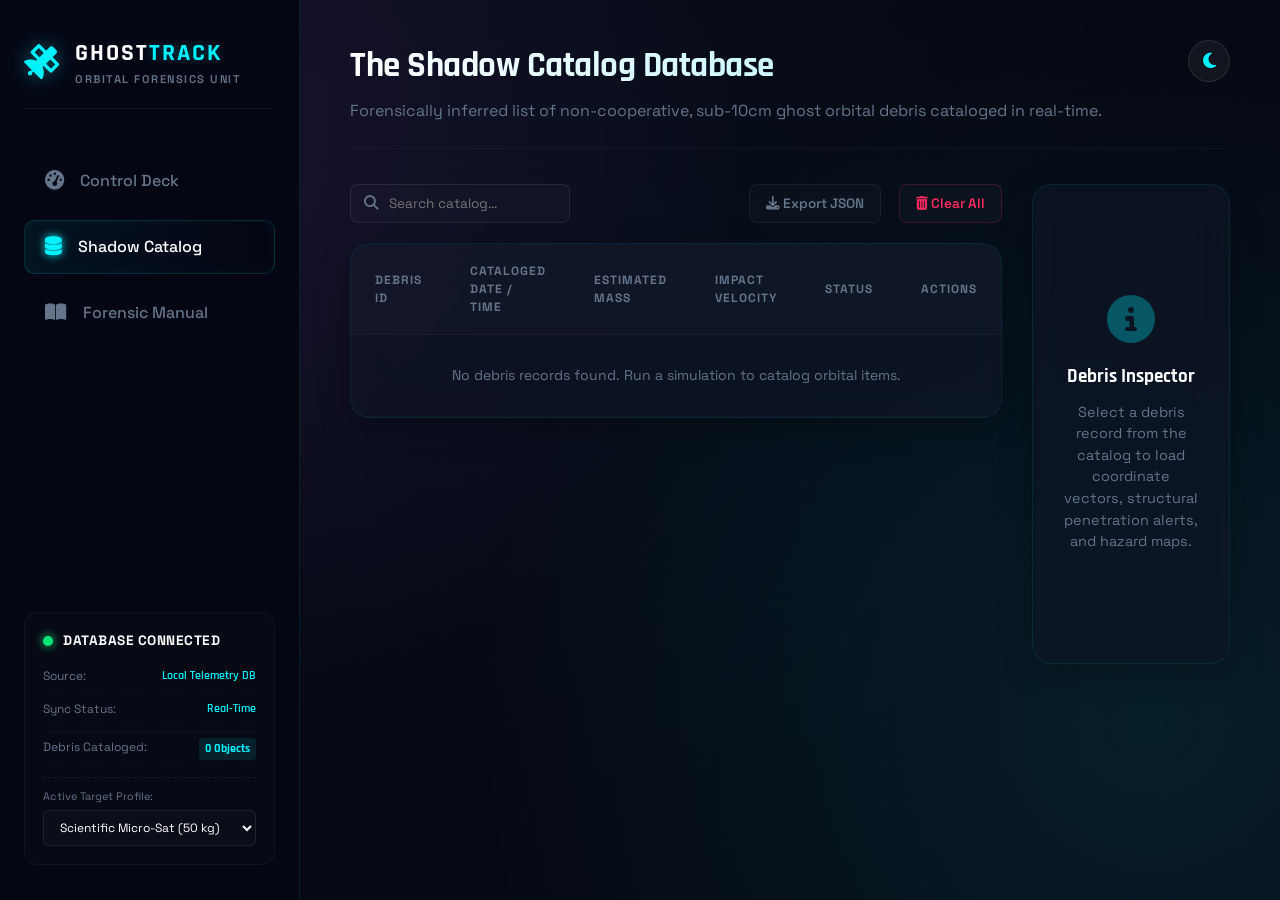
<file: frontend/catalog.html>
<!DOCTYPE html>
<html lang="en">
<head>
    <meta charset="UTF-8">
    <meta name="viewport" content="width=device-width, initial-scale=1.0">
    <title>GhostTrack // Shadow Catalog Database</title>
    <!-- Google Fonts -->
    <link rel="preconnect" href="https://fonts.googleapis.com">
    <link rel="preconnect" href="https://fonts.gstatic.com" crossorigin>
    <link href="https://fonts.googleapis.com/css2?family=Rajdhani:wght@500;600;700;900&family=Space+Grotesk:wght@300;400;500;600;700&display=swap" rel="stylesheet">
    <!-- FontAwesome Icons -->
    <link rel="stylesheet" href="https://cdnjs.cloudflare.com/ajax/libs/font-awesome/6.4.0/css/all.min.css">
    <!-- Custom Styles -->
    <link rel="stylesheet" href="style.css">
</head>
<body>
    <div class="app-container">
        <!-- Sidebar Navigation -->
        <aside class="sidebar">
            <div class="brand">
                <i class="fa-solid fa-satellite brand-icon"></i>
                <div class="brand-text">
                    <h1>GHOST<span>TRACK</span></h1>
                    <p>Orbital Forensics Unit</p>
                </div>
            </div>
            
            <nav class="nav-menu">
                <a href="index.html" class="nav-item" id="nav-dash"><i class="fa-solid fa-gauge-high"></i> Control Deck</a>
                <a href="catalog.html" class="nav-item active" id="nav-catalog"><i class="fa-solid fa-database"></i> Shadow Catalog</a>
                <a href="manual.html" class="nav-item" id="nav-manual"><i class="fa-solid fa-book-open"></i> Forensic Manual</a>
            </nav>
            
            <!-- Side Panel Status Indicators -->
            <div class="system-status-card">
                <div class="status-indicator">
                    <span class="pulse-dot"></span>
                    <span class="status-label">Database Connected</span>
                </div>
                <div class="meta-row">
                    <span class="meta-label">Source:</span>
                    <span class="meta-val">Local Telemetry DB</span>
                </div>
                <div class="meta-row">
                    <span class="meta-label">Sync Status:</span>
                    <span class="meta-val">Real-Time</span>
                </div>
                <div class="meta-row" style="margin-top: 6px; padding-top: 6px; border-top: 1px solid rgba(255,255,255,0.03);">
                    <span class="meta-label">Debris Cataloged:</span>
                    <span class="meta-val" id="debris-counter" style="background: rgba(0, 242, 254, 0.1); padding: 2px 6px; border-radius: 4px; color: var(--color-primary); font-weight: 700; transition: all 0.3s; font-family: var(--font-display);">0 Objects</span>
                </div>
                <div class="meta-row" style="flex-direction: column; align-items: stretch; gap: 6px; padding-top: 10px; margin-top: 10px; border-top: 1px dashed rgba(255,255,255,0.08);">
                    <span class="meta-label" style="font-size: 0.68rem;">Active Target Profile:</span>
                    <select id="sat-profile-select" onchange="changeSatelliteProfile()" class="theme-select" style="background: rgba(255,255,255,0.02); border: 1px solid rgba(255,255,255,0.08); color: var(--color-text-light); padding: 8px 12px; border-radius: 6px; font-family: var(--font-sans); font-size: 0.75rem; outline: none; cursor: pointer; transition: all 0.3s;">
                        <option value="micro_sat">Scientific Micro-Sat (50 kg)</option>
                        <option value="iss">Space Station (450 Tons)</option>
                        <option value="comms_sat">Communications Sat (2 Tons)</option>
                        <option value="cube_sat">CubeSat (4 kg)</option>
                    </select>
                </div>
            </div>
        </aside>

        <!-- Main Workspace -->
        <main class="main-content">
            <!-- Header Banner -->
            <header class="header">
                <div class="header-title">
                    <h2>The Shadow Catalog Database</h2>
                    <p>Forensically inferred list of non-cooperative, sub-10cm ghost orbital debris cataloged in real-time.</p>
                </div>
                <div class="header-actions">
                    <button id="theme-toggle" class="btn-theme-toggle" title="Toggle Light/Dark Theme">
                        <i class="fa-solid fa-moon"></i>
                    </button>
                </div>
            </header>

            <!-- Table and Detail Layout -->
            <div class="catalog-layout" style="display: grid; grid-template-columns: 1.8fr 1fr; gap: 30px;">
                <!-- Main Table Section -->
                <div class="catalog-section" style="display: flex; flex-direction: column; gap: 20px;">
                    <div class="catalog-header-bar" style="display: flex; justify-content: space-between; align-items: center; gap: 15px; flex-wrap: wrap;">
                        <div class="search-wrapper">
                            <i class="fa-solid fa-magnifying-glass"></i>
                            <input type="text" class="search-input" id="catalog-search" placeholder="Search catalog..." oninput="searchCatalog()">
                        </div>
                        <div class="catalog-actions" style="display: flex; gap: 10px;">
                            <button class="btn-secondary" onclick="exportCatalog()"><i class="fa-solid fa-download"></i> Export JSON</button>
                            <button class="btn-secondary btn-delete" onclick="clearCatalog()"><i class="fa-solid fa-trash-can"></i> Clear All</button>
                        </div>
                    </div>
                    
                    <div class="table-container card">
                        <table class="data-table">
                            <thead>
                                <tr>
                                    <th>Debris ID</th>
                                    <th>Cataloged Date / Time</th>
                                    <th>Estimated Mass</th>
                                    <th>Impact Velocity</th>
                                    <th>Status</th>
                                    <th>Actions</th>
                                </tr>
                            </thead>
                            <tbody id="catalog-body">
                                <!-- Populated dynamically -->
                            </tbody>
                        </table>
                    </div>
                </div>

                <!-- Inspection Detail Panel -->
                <div class="card detail-panel-card" id="detail-panel" style="padding: 28px; min-height: 480px; display: flex; flex-direction: column; justify-content: center; align-items: center; text-align: center; color: var(--color-text-muted); transition: all 0.3s ease;">
                    <i class="fa-solid fa-circle-info" style="font-size: 3rem; margin-bottom: 20px; color: var(--color-primary); opacity: 0.3;"></i>
                    <h3 style="font-family: var(--font-display); font-size: 1.2rem; color: var(--color-text-light); margin-bottom: 10px;">Debris Inspector</h3>
                    <p style="font-size: 0.9rem; max-width: 250px; line-height: 1.5;">Select a debris record from the catalog to load coordinate vectors, structural penetration alerts, and hazard maps.</p>
                </div>
            </div>
        </main>
    </div>
    
    <!-- Custom JS logic -->
    <script src="app.js?v=2.6"></script>
</body>
</html>
</file>
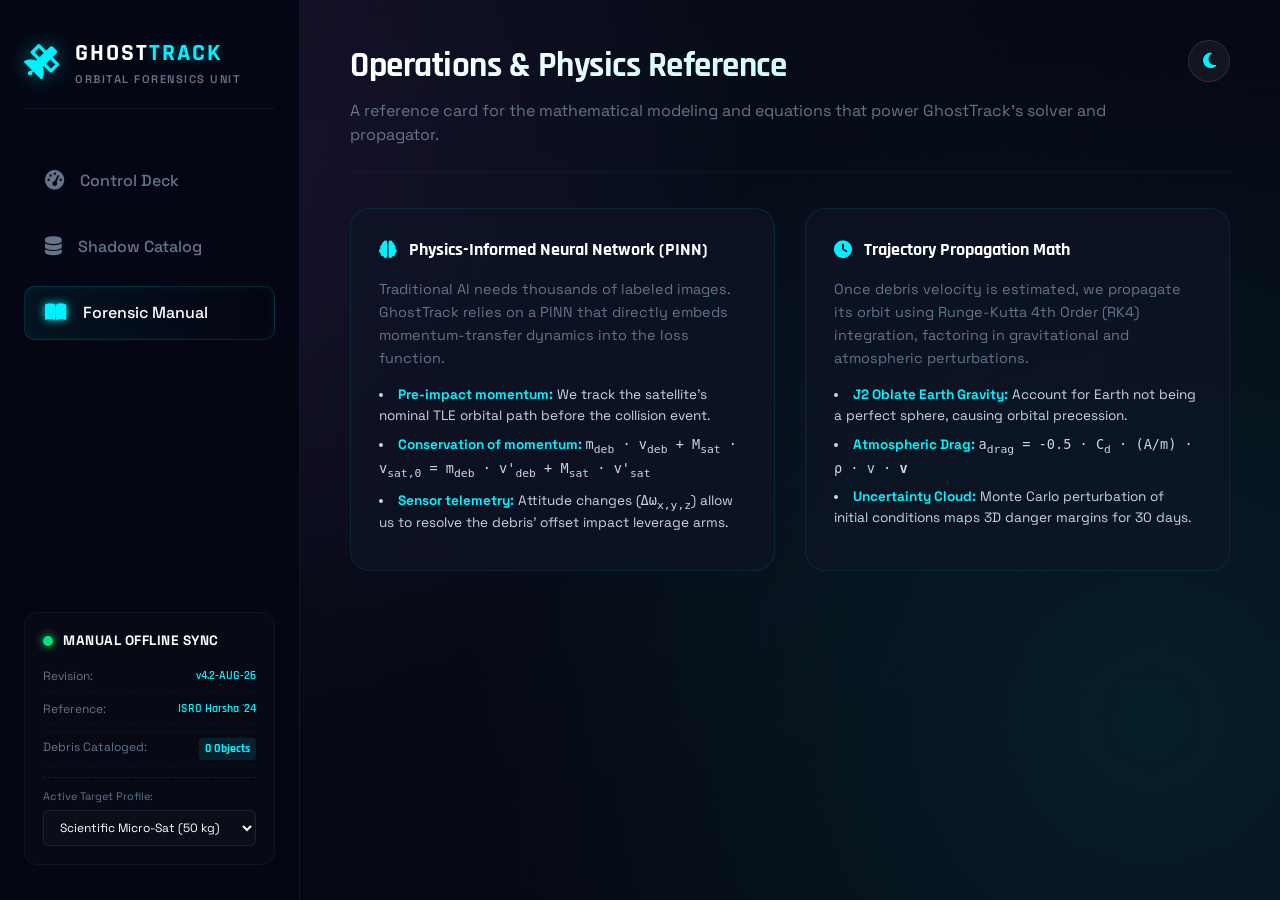
<file: frontend/manual.html>
<!DOCTYPE html>
<html lang="en">
<head>
    <meta charset="UTF-8">
    <meta name="viewport" content="width=device-width, initial-scale=1.0">
    <title>GhostTrack // Forensic Operations Manual</title>
    <!-- Google Fonts -->
    <link rel="preconnect" href="https://fonts.googleapis.com">
    <link rel="preconnect" href="https://fonts.gstatic.com" crossorigin>
    <link href="https://fonts.googleapis.com/css2?family=Rajdhani:wght@500;600;700;900&family=Space+Grotesk:wght@300;400;500;600;700&display=swap" rel="stylesheet">
    <!-- FontAwesome Icons -->
    <link rel="stylesheet" href="https://cdnjs.cloudflare.com/ajax/libs/font-awesome/6.4.0/css/all.min.css">
    <!-- Custom Styles -->
    <link rel="stylesheet" href="style.css">
</head>
<body>
    <div class="app-container">
        <!-- Sidebar Navigation -->
        <aside class="sidebar">
            <div class="brand">
                <i class="fa-solid fa-satellite brand-icon"></i>
                <div class="brand-text">
                    <h1>GHOST<span>TRACK</span></h1>
                    <p>Orbital Forensics Unit</p>
                </div>
            </div>
            
            <nav class="nav-menu">
                <a href="index.html" class="nav-item" id="nav-dash"><i class="fa-solid fa-gauge-high"></i> Control Deck</a>
                <a href="catalog.html" class="nav-item" id="nav-catalog"><i class="fa-solid fa-database"></i> Shadow Catalog</a>
                <a href="manual.html" class="nav-item active" id="nav-manual"><i class="fa-solid fa-book-open"></i> Forensic Manual</a>
            </nav>
            
            <!-- Side Panel Status Indicators -->
            <div class="system-status-card">
                <div class="status-indicator">
                    <span class="pulse-dot"></span>
                    <span class="status-label">Manual Offline Sync</span>
                </div>
                <div class="meta-row">
                    <span class="meta-label">Revision:</span>
                    <span class="meta-val">v4.2-AUG-26</span>
                </div>
                <div class="meta-row">
                    <span class="meta-label">Reference:</span>
                    <span class="meta-val">ISRO Harsha '24</span>
                </div>
                <div class="meta-row" style="margin-top: 6px; padding-top: 6px; border-top: 1px solid rgba(255,255,255,0.03);">
                    <span class="meta-label">Debris Cataloged:</span>
                    <span class="meta-val" id="debris-counter" style="background: rgba(0, 242, 254, 0.1); padding: 2px 6px; border-radius: 4px; color: var(--color-primary); font-weight: 700; transition: all 0.3s; font-family: var(--font-display);">0 Objects</span>
                </div>
                <div class="meta-row" style="flex-direction: column; align-items: stretch; gap: 6px; padding-top: 10px; margin-top: 10px; border-top: 1px dashed rgba(255,255,255,0.08);">
                    <span class="meta-label" style="font-size: 0.68rem;">Active Target Profile:</span>
                    <select id="sat-profile-select" onchange="changeSatelliteProfile()" class="theme-select" style="background: rgba(255,255,255,0.02); border: 1px solid rgba(255,255,255,0.08); color: var(--color-text-light); padding: 8px 12px; border-radius: 6px; font-family: var(--font-sans); font-size: 0.75rem; outline: none; cursor: pointer; transition: all 0.3s;">
                        <option value="micro_sat">Scientific Micro-Sat (50 kg)</option>
                        <option value="iss">Space Station (450 Tons)</option>
                        <option value="comms_sat">Communications Sat (2 Tons)</option>
                        <option value="cube_sat">CubeSat (4 kg)</option>
                    </select>
                </div>
            </div>
        </aside>

        <!-- Main Workspace -->
        <main class="main-content">
            <!-- Header Banner -->
            <header class="header">
                <div class="header-title">
                    <h2>Operations & Physics Reference</h2>
                    <p>A reference card for the mathematical modeling and equations that power GhostTrack's solver and propagator.</p>
                </div>
                <div class="header-actions">
                    <button id="theme-toggle" class="btn-theme-toggle" title="Toggle Light/Dark Theme">
                        <i class="fa-solid fa-moon"></i>
                    </button>
                </div>
            </header>

            <!-- Manual Cards Deck -->
            <div class="manual-grid">
                <div class="manual-card">
                    <h3><i class="fa-solid fa-brain"></i> Physics-Informed Neural Network (PINN)</h3>
                    <p>Traditional AI needs thousands of labeled images. GhostTrack relies on a PINN that directly embeds momentum-transfer dynamics into the loss function.</p>
                    <ul>
                        <li><strong>Pre-impact momentum:</strong> We track the satellite's nominal TLE orbital path before the collision event.</li>
                        <li><strong>Conservation of momentum:</strong> <code>m<sub>deb</sub> &middot; v<sub>deb</sub> + M<sub>sat</sub> &middot; v<sub>sat,0</sub> = m<sub>deb</sub> &middot; v'<sub>deb</sub> + M<sub>sat</sub> &middot; v'<sub>sat</sub></code></li>
                        <li><strong>Sensor telemetry:</strong> Attitude changes (<code>&Delta;&omega;<sub>x,y,z</sub></code>) allow us to resolve the debris' offset impact leverage arms.</li>
                    </ul>
                </div>

                <div class="manual-card">
                    <h3><i class="fa-solid fa-clock"></i> Trajectory Propagation Math</h3>
                    <p>Once debris velocity is estimated, we propagate its orbit using Runge-Kutta 4th Order (RK4) integration, factoring in gravitational and atmospheric perturbations.</p>
                    <ul>
                        <li><strong>J2 Oblate Earth Gravity:</strong> Account for Earth not being a perfect sphere, causing orbital precession.</li>
                        <li><strong>Atmospheric Drag:</strong> <code>a<sub>drag</sub> = -0.5 &middot; C<sub>d</sub> &middot; (A/m) &middot; &rho; &middot; v &middot; <b>v</b></code></li>
                        <li><strong>Uncertainty Cloud:</strong> Monte Carlo perturbation of initial conditions maps 3D danger margins for 30 days.</li>
                    </ul>
                </div>
            </div>
        </main>
    </div>
    
    <!-- Custom JS logic -->
    <script src="app.js?v=2.6"></script>
</body>
</html>
</file>
<file: frontend/style.css>
:root {
    --bg-color: #060913;          /* Cosmic Midnight Navy */
    --bg-grid: rgba(0, 242, 254, 0.015);
    --card-bg: rgba(14, 20, 38, 0.65); /* Distinct semi-transparent slate card */
    --card-border: rgba(0, 242, 254, 0.09);
    --card-border-hover: rgba(0, 242, 254, 0.3);
    
    --color-primary: #00f2fe;     /* Forensic Cyan */
    --color-secondary: #a855f7;   /* Orbit Purple */
    --color-accent: #ffb703;      /* Warning Gold */
    --color-danger: #ff2a5f;      /* Threat Crimson */
    --color-success: #05d9e8;     /* Tech Teal */
    --color-green: #00e676;       /* Safe Green */
    
    --color-text: #cbd5e1;        /* Slate 300 */
    --color-text-muted: #64748b;  /* Slate 500 */
    --color-text-light: #ffffff;  /* Pure White */
    
    --font-sans: 'Space Grotesk', sans-serif;
    --font-display: 'Rajdhani', sans-serif;
}

* {
    box-sizing: border-box;
    margin: 0;
    padding: 0;
}

body {
    background-color: var(--bg-color);
    background-image: 
        radial-gradient(circle at 10% 15%, rgba(168, 85, 247, 0.12) 0%, transparent 45%),
        radial-gradient(circle at 90% 80%, rgba(0, 242, 254, 0.09) 0%, transparent 50%),
        radial-gradient(circle at 50% 30%, rgba(14, 165, 233, 0.03) 0%, transparent 60%),
        linear-gradient(rgba(255, 255, 255, 0.003) 1px, transparent 1px),
        linear-gradient(90deg, rgba(255, 255, 255, 0.003) 1px, transparent 1px);
    background-size: 100% 100%, 100% 100%, 100% 100%, 40px 40px, 40px 40px;
    color: var(--color-text);
    font-family: var(--font-sans);
    overflow-x: hidden;
    min-height: 100vh;
    line-height: 1.5;
}

/* Scrollbar styling */
::-webkit-scrollbar {
    width: 8px;
    height: 8px;
}
::-webkit-scrollbar-track {
    background: rgba(3, 5, 12, 0.9);
}
::-webkit-scrollbar-thumb {
    background: rgba(0, 242, 254, 0.15);
    border-radius: 4px;
}
::-webkit-scrollbar-thumb:hover {
    background: rgba(0, 242, 254, 0.4);
}

.app-container {
    display: flex;
    min-height: 100vh;
}

/* Sidebar Styling */
.sidebar {
    width: 300px;
    background: rgba(5, 7, 18, 0.95);
    border-right: 1px solid rgba(0, 242, 254, 0.1);
    backdrop-filter: blur(25px);
    display: flex;
    flex-direction: column;
    padding: 35px 24px;
    flex-shrink: 0;
    z-index: 10;
}

.brand {
    display: flex;
    align-items: center;
    gap: 16px;
    margin-bottom: 45px;
    border-bottom: 1px solid rgba(255, 255, 255, 0.05);
    padding-bottom: 20px;
}

.brand-icon {
    font-size: 2.2rem;
    color: var(--color-primary);
    filter: drop-shadow(0 0 10px rgba(0, 242, 254, 0.4));
    animation: float 4s ease-in-out infinite;
}

.brand-text h1 {
    font-family: var(--font-display);
    font-size: 1.5rem;
    font-weight: 900;
    letter-spacing: 2px;
    color: var(--color-text-light);
}

.brand-text h1 span {
    color: var(--color-primary);
    text-shadow: 0 0 10px rgba(0, 242, 254, 0.3);
}

.brand-text p {
    font-size: 0.7rem;
    color: var(--color-text-muted);
    letter-spacing: 1.5px;
    text-transform: uppercase;
    font-weight: 600;
}

.nav-menu {
    display: flex;
    flex-direction: column;
    gap: 12px;
    flex-grow: 1;
}

.nav-item {
    display: flex;
    align-items: center;
    gap: 16px;
    padding: 14px 20px;
    color: var(--color-text-muted);
    text-decoration: none;
    font-weight: 500;
    border-radius: 10px;
    transition: all 0.3s cubic-bezier(0.4, 0, 0.2, 1);
    border: 1px solid transparent;
}

.nav-item:hover, .nav-item.active {
    color: var(--color-text-light);
    background: linear-gradient(90deg, rgba(0, 242, 254, 0.06) 0%, transparent 100%);
    border: 1px solid rgba(0, 242, 254, 0.15);
    box-shadow: inset 0 0 12px rgba(0, 242, 254, 0.05);
}

.nav-item.active i {
    color: var(--color-primary);
    filter: drop-shadow(0 0 4px var(--color-primary));
}

.nav-item i {
    font-size: 1.2rem;
    transition: transform 0.3s ease;
}

.nav-item:hover i {
    transform: translateX(3px);
    color: var(--color-primary);
}

/* System Status Dashboard Side Panel */
.system-status-card {
    background: rgba(255, 255, 255, 0.015);
    border: 1px solid rgba(255, 255, 255, 0.04);
    border-radius: 14px;
    padding: 18px;
    margin-top: 30px;
}

.status-indicator {
    display: flex;
    align-items: center;
    gap: 10px;
    margin-bottom: 15px;
}

.pulse-dot {
    width: 10px;
    height: 10px;
    background: var(--color-green);
    border-radius: 50%;
    box-shadow: 0 0 10px var(--color-green);
    animation: pulse 2s infinite;
}

.status-label {
    font-size: 0.85rem;
    font-weight: 700;
    color: var(--color-text-light);
    text-transform: uppercase;
    letter-spacing: 0.5px;
}

.meta-row {
    display: flex;
    justify-content: space-between;
    font-size: 0.75rem;
    margin-top: 8px;
    border-bottom: 1px dashed rgba(255, 255, 255, 0.03);
    padding-bottom: 6px;
}

.meta-row:last-child {
    border-bottom: none;
    padding-bottom: 0;
}

.meta-label {
    color: var(--color-text-muted);
}

.meta-val {
    color: var(--color-primary);
    font-family: var(--font-display);
    font-weight: 600;
}

/* Main Content Area */
.main-content {
    flex-grow: 1;
    padding: 40px 50px;
    overflow-y: auto;
    max-height: 100vh;
}

/* Header */
.header {
    display: flex;
    justify-content: space-between;
    align-items: flex-start;
    margin-bottom: 35px;
    border-bottom: 1px solid rgba(255, 255, 255, 0.03);
    padding-bottom: 25px;
}

.header-title h2 {
    font-family: var(--font-display);
    font-size: 2.2rem;
    color: var(--color-text-light);
    margin-bottom: 6px;
    font-weight: 700;
    letter-spacing: -0.5px;
    background: linear-gradient(120deg, #fff, #a5f3fc);
    -webkit-background-clip: text;
    -webkit-text-fill-color: transparent;
}

.header-title p {
    color: var(--color-text-muted);
    font-size: 1rem;
}

/* Simulation Controls Deck */
.control-deck {
    margin-bottom: 35px;
}

.deck-title {
    font-family: var(--font-display);
    font-size: 1.1rem;
    color: var(--color-text-light);
    margin-bottom: 15px;
    display: flex;
    align-items: center;
    gap: 10px;
    letter-spacing: 0.5px;
}

.deck-title i {
    color: var(--color-secondary);
}

.simulation-modes {
    display: grid;
    grid-template-columns: repeat(3, 1fr);
    gap: 20px;
}

.mode-card {
    background: var(--card-bg);
    border: 1px solid var(--card-border);
    border-radius: 16px;
    padding: 20px;
    cursor: pointer;
    transition: all 0.3s cubic-bezier(0.4, 0, 0.2, 1);
    display: flex;
    flex-direction: column;
    justify-content: space-between;
    position: relative;
    overflow: hidden;
}

.mode-card::before {
    content: '';
    position: absolute;
    top: 0;
    left: 0;
    width: 100%;
    height: 3px;
    background: transparent;
    transition: background 0.3s ease;
}

.mode-card.active::before {
    background: linear-gradient(90deg, var(--color-primary), var(--color-secondary));
}

.mode-card:hover {
    border-color: rgba(0, 242, 254, 0.4);
    transform: translateY(-3px);
    box-shadow: 0 10px 25px rgba(0, 242, 254, 0.05);
}

.mode-card.active {
    border-color: rgba(0, 242, 254, 0.6);
    box-shadow: 0 12px 30px rgba(0, 242, 254, 0.08);
}

.mode-header {
    display: flex;
    justify-content: space-between;
    align-items: center;
    margin-bottom: 12px;
}

.mode-header h4 {
    font-family: var(--font-display);
    font-size: 1.05rem;
    color: var(--color-text-light);
    font-weight: 700;
}

.mode-icon {
    font-size: 1.3rem;
    color: var(--color-text-muted);
    transition: color 0.3s ease;
}

.mode-card:hover .mode-icon, .mode-card.active .mode-icon {
    color: var(--color-primary);
}

.mode-card p {
    font-size: 0.8rem;
    color: var(--color-text-muted);
    margin-bottom: 20px;
    min-height: 48px;
}

.mode-meta {
    font-size: 0.75rem;
    display: flex;
    justify-content: space-between;
    border-top: 1px solid rgba(255, 255, 255, 0.05);
    padding-top: 12px;
}

.mode-meta span {
    font-weight: 600;
}

.mode-btn {
    width: 100%;
    margin-top: 15px;
    background: rgba(0, 242, 254, 0.06);
    border: 1px solid rgba(0, 242, 254, 0.2);
    color: var(--color-primary);
    padding: 10px;
    border-radius: 8px;
    font-weight: 600;
    cursor: pointer;
    font-family: var(--font-sans);
    transition: all 0.2s ease;
}

.mode-card.active .mode-btn {
    background: linear-gradient(135deg, var(--color-primary), var(--color-secondary));
    color: #000;
    border: none;
}

.mode-card:hover .mode-btn {
    border-color: var(--color-primary);
}

/* Dashboard Grid */
.dashboard-grid {
    display: grid;
    grid-template-columns: repeat(12, 1fr);
    gap: 30px;
    margin-bottom: 45px;
}

.card {
    background: var(--card-bg);
    border: 1px solid var(--card-border);
    border-radius: 20px;
    backdrop-filter: blur(20px);
    box-shadow: 0 8px 32px 0 rgba(0, 0, 0, 0.28);
    transition: all 0.3s cubic-bezier(0.4, 0, 0.2, 1);
    display: flex;
    flex-direction: column;
    overflow: hidden;
}

.card:hover {
    border-color: var(--card-border-hover);
    box-shadow: 0 10px 30px rgba(0, 242, 254, 0.05);
}

.card-header {
    padding: 22px 28px;
    border-bottom: 1px solid rgba(255, 255, 255, 0.05);
    display: flex;
    justify-content: space-between;
    align-items: center;
}

.card-header h3 {
    font-family: var(--font-display);
    font-size: 1.1rem;
    color: var(--color-text-light);
    display: flex;
    align-items: center;
    gap: 12px;
    letter-spacing: 0.5px;
    font-weight: 700;
}

.card-header h3 i {
    color: var(--color-primary);
}

.card-body {
    padding: 28px;
    flex-grow: 1;
}

/* Grid Sizes */
.card-telemetry {
    grid-column: span 7;
}

.card-inference {
    grid-column: span 5;
}

.card-map {
    grid-column: span 8;
}

.card-alerts {
    grid-column: span 4;
}

/* Telemetry styles */
.tag-status {
    background: rgba(5, 217, 232, 0.1);
    color: var(--color-success);
    border: 1px solid rgba(5, 217, 232, 0.2);
    font-size: 0.7rem;
    padding: 4px 12px;
    border-radius: 20px;
    font-weight: 700;
    text-transform: uppercase;
    letter-spacing: 1px;
}

.telemetry-grid {
    display: grid;
    grid-template-columns: repeat(3, 1fr);
    gap: 16px;
}

.telemetry-item {
    background: rgba(14, 20, 38, 0.45);
    border: 1px solid rgba(255, 255, 255, 0.05);
    padding: 16px;
    border-radius: 12px;
    display: flex;
    flex-direction: column;
    gap: 8px;
    transition: all 0.2s ease;
}

.telemetry-item:hover {
    background: rgba(14, 20, 38, 0.7);
    border-color: var(--color-primary);
    box-shadow: 0 4px 16px rgba(0, 242, 254, 0.15);
    transform: translateY(-2px);
}

.tele-label {
    font-size: 0.72rem;
    color: var(--color-text-muted);
    font-weight: 600;
    letter-spacing: 0.5px;
    text-transform: uppercase;
}

.tele-val {
    font-family: var(--font-display);
    font-size: 1.15rem;
    color: var(--color-text-light);
    font-weight: 700;
}

/* Inference Solver widgets */
.tag-model {
    background: rgba(157, 78, 221, 0.1);
    color: var(--color-secondary);
    border: 1px solid rgba(157, 78, 221, 0.2);
    font-size: 0.7rem;
    padding: 4px 12px;
    border-radius: 20px;
    font-weight: 700;
}

.inference-stats {
    display: flex;
    flex-direction: column;
    gap: 20px;
    margin-bottom: 24px;
}

.stat-box {
    background: rgba(255, 255, 255, 0.01);
    border: 1px solid rgba(255, 255, 255, 0.03);
    padding: 20px 24px;
    border-radius: 14px;
    position: relative;
    overflow: hidden;
    display: flex;
    justify-content: space-between;
    align-items: center;
}

.stat-box::before {
    content: '';
    position: absolute;
    top: 0;
    left: 0;
    width: 4px;
    height: 100%;
    background: linear-gradient(to bottom, var(--color-primary), var(--color-secondary));
}

.stat-info {
    display: flex;
    flex-direction: column;
    gap: 4px;
}

.stat-header {
    font-size: 0.8rem;
    color: var(--color-text-muted);
    font-weight: 600;
    text-transform: uppercase;
}

.stat-value {
    font-family: var(--font-display);
    font-size: 2rem;
    font-weight: 900;
    color: var(--color-text-light);
}

.ground-truth-val {
    font-size: 0.78rem;
    color: var(--color-accent);
    font-weight: 500;
}

.stat-icon {
    font-size: 2.2rem;
    color: rgba(255, 255, 255, 0.12);
    position: absolute;
    right: 20px;
    pointer-events: none;
    transition: color 0.3s ease, transform 0.3s ease;
}

.stat-box:hover .stat-icon {
    color: rgba(0, 242, 254, 0.25);
    transform: scale(1.08);
}

.inference-accuracy {
    background: rgba(0, 242, 254, 0.03);
    border: 1px solid rgba(0, 242, 254, 0.1);
    padding: 16px;
    border-radius: 12px;
    text-align: center;
    font-size: 0.95rem;
    font-weight: 600;
    display: flex;
    align-items: center;
    justify-content: center;
    gap: 8px;
}

.inference-accuracy .pct {
    color: var(--color-primary);
    font-family: var(--font-display);
    font-weight: 800;
    font-size: 1.2rem;
    text-shadow: 0 0 10px rgba(0, 242, 254, 0.2);
}

/* Orbit Path Map and Chart */
.chart-container {
    height: 380px;
    position: relative;
}

.legend-dot {
    display: inline-block;
    width: 9px;
    height: 9px;
    border-radius: 50%;
    margin-right: 6px;
}

.legend-dot.nominal-dot {
    background-color: var(--color-primary);
    box-shadow: 0 0 8px var(--color-primary);
}

.legend-dot.cloud-dot {
    background-color: rgba(157, 78, 221, 0.6);
}

.card-tools {
    display: flex;
    align-items: center;
    font-size: 0.8rem;
    color: var(--color-text-muted);
}

/* Collision Avoidance Alert Panel */
.alerts-list {
    display: flex;
    flex-direction: column;
    gap: 16px;
    max-height: 380px;
    overflow-y: auto;
    padding-right: 5px;
}

.alert-item {
    background: rgba(255, 42, 95, 0.03);
    border: 1px solid rgba(255, 42, 95, 0.12);
    border-radius: 12px;
    padding: 16px;
    position: relative;
    transition: all 0.2s ease;
}

.alert-item:hover {
    border-color: rgba(255, 42, 95, 0.3);
    background: rgba(255, 42, 95, 0.06);
}

.alert-item::before {
    content: '';
    position: absolute;
    top: 0;
    left: 0;
    width: 4px;
    height: 100%;
    background-color: var(--color-danger);
    border-radius: 12px 0 0 12px;
}

.alert-header {
    display: flex;
    justify-content: space-between;
    font-weight: 700;
    font-family: var(--font-display);
    font-size: 0.9rem;
    color: var(--color-text-light);
    margin-bottom: 6px;
}

.alert-target {
    display: flex;
    align-items: center;
    gap: 8px;
}

.alert-target i {
    color: var(--color-danger);
    animation: flash 1.5s infinite;
}

.alert-distance {
    color: var(--color-danger);
}

.alert-body {
    font-size: 0.78rem;
    color: var(--color-text-muted);
    margin-bottom: 10px;
}

.alert-coords {
    background: rgba(0, 0, 0, 0.2);
    border-radius: 6px;
    padding: 8px;
    font-family: var(--font-display);
    font-size: 0.72rem;
    color: var(--color-primary);
    display: flex;
    justify-content: space-between;
}

.no-alerts {
    display: flex;
    flex-direction: column;
    align-items: center;
    justify-content: center;
    text-align: center;
    color: var(--color-text-muted);
    height: 100%;
    padding: 40px 20px;
    gap: 12px;
}

.no-alerts i {
    font-size: 2.5rem;
    color: var(--color-green);
    opacity: 0.5;
}

/* Shadow Catalog Section */
.section {
    margin-top: 45px;
}

.section-header {
    display: flex;
    justify-content: space-between;
    align-items: flex-end;
    margin-bottom: 25px;
}

.section-header-title h2 {
    font-family: var(--font-display);
    font-size: 1.6rem;
    color: var(--color-text-light);
    margin-bottom: 6px;
    font-weight: 700;
}

.section-header-title p {
    color: var(--color-text-muted);
    font-size: 0.95rem;
}

.catalog-actions {
    display: flex;
    gap: 15px;
    align-items: center;
}

.search-wrapper {
    position: relative;
}

.search-wrapper i {
    position: absolute;
    left: 14px;
    top: 50%;
    transform: translateY(-50%);
    color: var(--color-text-muted);
    font-size: 0.9rem;
}

.search-input {
    background: rgba(255, 255, 255, 0.02);
    border: 1px solid rgba(255, 255, 255, 0.08);
    color: var(--color-text-light);
    padding: 10px 16px 10px 38px;
    border-radius: 8px;
    font-family: var(--font-sans);
    font-size: 0.85rem;
    outline: none;
    transition: all 0.3s ease;
    width: 220px;
}

.search-input:focus {
    border-color: rgba(0, 242, 254, 0.4);
    background: rgba(255, 255, 255, 0.04);
    box-shadow: 0 0 10px rgba(0, 242, 254, 0.1);
    width: 280px;
}

.btn-secondary {
    background: rgba(255, 255, 255, 0.02);
    border: 1px solid rgba(255, 255, 255, 0.06);
    color: var(--color-text-muted);
    padding: 10px 16px;
    border-radius: 8px;
    font-weight: 600;
    cursor: pointer;
    font-size: 0.85rem;
    transition: all 0.2s ease;
    font-family: var(--font-sans);
}

.btn-secondary:hover {
    color: var(--color-text-light);
    background: rgba(255, 255, 255, 0.05);
    border-color: rgba(255, 255, 255, 0.12);
}

.table-container {
    overflow: hidden;
}

.data-table {
    width: 100%;
    border-collapse: collapse;
    text-align: left;
}

.data-table th, .data-table td {
    padding: 18px 24px;
}

.data-table th {
    background: rgba(255, 255, 255, 0.015);
    color: var(--color-text-muted);
    font-size: 0.75rem;
    text-transform: uppercase;
    letter-spacing: 1px;
    font-weight: 700;
    border-bottom: 1px solid rgba(255, 255, 255, 0.05);
}

.data-table td {
    border-bottom: 1px solid rgba(255, 255, 255, 0.02);
    font-size: 0.88rem;
    color: var(--color-text);
}

.data-table tbody tr {
    transition: all 0.2s ease;
}

.data-table tbody tr:hover {
    background: rgba(0, 242, 254, 0.02);
}

.badge {
    padding: 4px 10px;
    border-radius: 4px;
    font-size: 0.72rem;
    font-weight: 700;
    text-transform: uppercase;
    letter-spacing: 0.5px;
}

.badge-cataloged {
    background: rgba(0, 242, 254, 0.08);
    color: var(--color-primary);
    border: 1px solid rgba(0, 242, 254, 0.15);
}

.table-btn {
    background: none;
    border: 1px solid rgba(0, 242, 254, 0.25);
    color: var(--color-primary);
    padding: 6px 14px;
    border-radius: 6px;
    font-size: 0.8rem;
    font-weight: 600;
    cursor: pointer;
    transition: all 0.2s ease;
}

.table-btn:hover {
    background: var(--color-primary);
    color: #03050c;
    box-shadow: 0 0 10px rgba(0, 242, 254, 0.3);
}

.btn-delete {
    color: var(--color-danger);
    border-color: rgba(255, 42, 95, 0.2);
    margin-left: 8px;
}

.btn-delete:hover {
    background: var(--color-danger);
    color: #fff;
    box-shadow: 0 0 10px rgba(255, 42, 95, 0.3);
}

/* Operations Manual Section styling */
.manual-grid {
    display: grid;
    grid-template-columns: repeat(2, 1fr);
    gap: 30px;
}

.manual-card {
    background: var(--card-bg);
    border: 1px solid var(--card-border);
    border-radius: 20px;
    padding: 28px;
}

.manual-card h3 {
    font-family: var(--font-display);
    font-size: 1.1rem;
    color: var(--color-text-light);
    margin-bottom: 15px;
    display: flex;
    align-items: center;
    gap: 12px;
}

.manual-card h3 i {
    color: var(--color-primary);
}

.manual-card p {
    font-size: 0.9rem;
    color: var(--color-text-muted);
    line-height: 1.6;
    margin-bottom: 15px;
}

.manual-card ul {
    list-style-position: inside;
    margin-top: 10px;
}

.manual-card li {
    font-size: 0.85rem;
    color: var(--color-text);
    margin-bottom: 8px;
}

.manual-card li strong {
    color: var(--color-primary);
}

/* Animations */
@keyframes pulse {
    0% {
        box-shadow: 0 0 0 0 rgba(0, 230, 118, 0.4);
    }
    70% {
        box-shadow: 0 0 0 10px rgba(0, 230, 118, 0);
    }
    100% {
        box-shadow: 0 0 0 0 rgba(0, 230, 118, 0);
    }
}

@keyframes flash {
    0%, 100% { opacity: 1; }
    50% { opacity: 0.3; }
}

@keyframes float {
    0% {
        transform: translateY(0px) rotate(0deg);
    }
    50% {
        transform: translateY(-6px) rotate(3deg);
    }
    100% {
        transform: translateY(0px) rotate(0deg);
    }
}

/* Responsive Grid styling */
@media (max-width: 1400px) {
    .dashboard-grid {
        gap: 20px;
    }
    .card-telemetry {
        grid-column: span 12;
    }
    .card-inference {
        grid-column: span 12;
    }
    .card-map {
        grid-column: span 12;
    }
    .card-alerts {
        grid-column: span 12;
    }
    .simulation-modes {
        grid-template-columns: 1fr;
    }
}

@media (max-width: 900px) {
    .app-container {
        flex-direction: column;
    }
    .sidebar {
        width: 100%;
        border-right: none;
        border-bottom: 1px solid rgba(0, 242, 254, 0.1);
        padding: 20px;
    }
    .main-content {
        padding: 20px;
    }
    .header {
        flex-direction: column;
        gap: 15px;
    }
}

/* 3D Orbit Globe HUD and Viewport styling */
#globe-canvas-wrapper canvas {
    display: block;
    width: 100%;
    height: 100%;
    cursor: grab;
}
#globe-canvas-wrapper canvas:active {
    cursor: grabbing;
}

.diag-header-row {
    display: flex;
    justify-content: space-between;
    gap: 12px;
    margin-bottom: 12px;
}

.diag-meta-box {
    background: rgba(255, 255, 255, 0.015);
    border: 1px solid rgba(255, 255, 255, 0.04);
    padding: 10px;
    border-radius: 8px;
    flex: 1;
    text-align: center;
    display: flex;
    flex-direction: column;
    gap: 2px;
}

.diag-meta-box .meta-label {
    font-size: 0.68rem;
    color: var(--color-text-muted);
    text-transform: uppercase;
}

.diag-meta-box .meta-val {
    font-family: var(--font-display);
    font-size: 1rem;
    font-weight: 700;
}

/* --- LIGHT THEME STYLING --- */
body.light-theme {
    --bg-color: #f1f5f9;
    --bg-grid: rgba(99, 102, 241, 0.03);
    --card-bg: rgba(255, 255, 255, 0.9);
    --card-border: rgba(99, 102, 241, 0.15);
    --card-border-hover: rgba(99, 102, 241, 0.4);
    
    --color-primary: #4f46e5;     /* Modern Indigo */
    --color-secondary: #8b5cf6;   /* Royal Purple */
    --color-accent: #d97706;      /* Deep Gold */
    --color-danger: #e11d48;      /* Rose Crimson */
    --color-success: #0d9488;     /* Tech Teal */
    --color-green: #16a34a;       /* Safe Green */
    
    --color-text: #334155;        /* Slate 700 */
    --color-text-muted: #64748b;  /* Slate 500 */
    --color-text-light: #0f172a;  /* Slate 900 */

    background-image: 
        radial-gradient(circle at 20% 30%, rgba(139, 92, 246, 0.04) 0%, transparent 40%),
        radial-gradient(circle at 80% 70%, rgba(79, 70, 229, 0.04) 0%, transparent 45%),
        linear-gradient(rgba(0, 0, 0, 0.015) 1px, transparent 1px),
        linear-gradient(90deg, rgba(0, 0, 0, 0.015) 1px, transparent 1px);
}

body.light-theme .sidebar {
    background: rgba(255, 255, 255, 0.95);
    border-right: 1px solid rgba(79, 70, 229, 0.15);
}

body.light-theme .system-status-card {
    background: rgba(0, 0, 0, 0.015);
    border: 1px solid rgba(0, 0, 0, 0.05);
}

body.light-theme .meta-row {
    border-bottom-color: rgba(0, 0, 0, 0.05);
}

body.light-theme .nav-item:hover, body.light-theme .nav-item.active {
    background: linear-gradient(90deg, rgba(79, 70, 229, 0.06) 0%, transparent 100%);
    border-color: rgba(79, 70, 229, 0.15);
    box-shadow: inset 0 0 12px rgba(79, 70, 229, 0.05);
}

body.light-theme .header {
    border-bottom-color: rgba(0, 0, 0, 0.05);
}

body.light-theme .header-title h2 {
    background: linear-gradient(120deg, #0f172a, #3b82f6);
    -webkit-background-clip: text;
    -webkit-text-fill-color: transparent;
}

body.light-theme .structural-widget {
    background: rgba(0, 0, 0, 0.015);
    border: 1px solid rgba(0, 0, 0, 0.04);
}

body.light-theme .structural-illustration {
    background: #f8fafc;
    border-color: rgba(0, 0, 0, 0.05);
}

body.light-theme .alert-coords {
    background: rgba(0, 0, 0, 0.03);
}

body.light-theme .search-input {
    background: rgba(0, 0, 0, 0.02);
    border-color: rgba(0, 0, 0, 0.08);
    color: #0f172a;
}

body.light-theme .search-input:focus {
    border-color: rgba(79, 70, 229, 0.4);
    background: rgba(0, 0, 0, 0.04);
    box-shadow: 0 0 10px rgba(79, 70, 229, 0.1);
}

body.light-theme .btn-secondary {
    background: rgba(0, 0, 0, 0.02);
    border-color: rgba(0, 0, 0, 0.06);
    color: var(--color-text-muted);
}

body.light-theme .btn-secondary:hover {
    color: #0f172a;
    background: rgba(0, 0, 0, 0.05);
    border-color: rgba(0, 0, 0, 0.12);
}

body.light-theme .data-table th {
    background: rgba(0, 0, 0, 0.015);
    border-bottom-color: rgba(0, 0, 0, 0.05);
}

body.light-theme .data-table td {
    border-bottom-color: rgba(0, 0, 0, 0.02);
}

body.light-theme .data-table tbody tr:hover {
    background: rgba(79, 70, 229, 0.02);
}

body.light-theme .table-btn:hover {
    color: #ffffff;
    box-shadow: 0 0 10px rgba(79, 70, 229, 0.3);
}

/* Theme Toggle Button Style */
.btn-theme-toggle {
    background: rgba(255, 255, 255, 0.05);
    border: 1px solid rgba(255, 255, 255, 0.1);
    color: var(--color-primary);
    width: 42px;
    height: 42px;
    border-radius: 50%;
    cursor: pointer;
    display: flex;
    align-items: center;
    justify-content: center;
    font-size: 1.1rem;
    transition: all 0.3s cubic-bezier(0.4, 0, 0.2, 1);
}

.btn-theme-toggle:hover {
    transform: scale(1.06) rotate(15deg);
    background: rgba(0, 242, 254, 0.15);
    border-color: var(--color-primary);
    box-shadow: 0 0 12px rgba(0, 242, 254, 0.3);
}

body.light-theme .btn-theme-toggle {
    background: rgba(0, 0, 0, 0.05);
    border-color: rgba(0, 0, 0, 0.1);
    color: var(--color-primary);
}

body.light-theme .btn-theme-toggle:hover {
    background: rgba(79, 70, 229, 0.15);
    box-shadow: 0 0 12px rgba(79, 70, 229, 0.3);
}

/* Custom 2D / 3D Visualizer Toggle styles */
.toggle-view-btn {
    transition: all 0.2s ease;
}
.toggle-view-btn:hover {
    opacity: 0.85;
}
body.light-theme .view-toggles {
    background: rgba(0,0,0,0.05) !important;
    border-color: rgba(0,0,0,0.05) !important;
}

/* --- LIGHT MODE VIBRANCY AND COLOR OVERRIDES --- */
#3d-globe-container {
    background: #02040a;
}

body.light-theme #3d-globe-container {
    background: radial-gradient(circle at center, #f1f5f9 0%, #e2e8f0 100%) !important;
    border: 1px solid rgba(79, 70, 229, 0.1);
}

body.light-theme .hud-overlay {
    background: rgba(255, 255, 255, 0.95) !important;
    border-color: rgba(79, 70, 229, 0.15) !important;
    box-shadow: 0 4px 15px rgba(0, 0, 0, 0.06);
}

body.light-theme .hud-overlay span {
    color: #1e293b !important;
}

body.light-theme .card-header {
    background: linear-gradient(90deg, rgba(79, 70, 229, 0.04), transparent 100%) !important;
    border-bottom-color: rgba(79, 70, 229, 0.1) !important;
}

body.light-theme .card {
    background: rgba(255, 255, 255, 0.85) !important;
    border-color: rgba(99, 102, 241, 0.15) !important;
    box-shadow: 0 8px 30px rgba(99, 102, 241, 0.06) !important;
}

body.light-theme .card:hover {
    border-color: rgba(99, 102, 241, 0.35) !important;
    box-shadow: 0 12px 35px rgba(99, 102, 241, 0.12) !important;
}

body.light-theme .telemetry-item {
    background: rgba(255, 255, 255, 0.6) !important;
    border-color: rgba(99, 102, 241, 0.08) !important;
}

body.light-theme .telemetry-item:hover {
    background: #ffffff !important;
    border-color: var(--color-primary) !important;
    box-shadow: 0 4px 15px rgba(79, 70, 229, 0.1) !important;
}

body.light-theme .stat-box {
    background: rgba(255, 255, 255, 0.65) !important;
    border-color: rgba(99, 102, 241, 0.08) !important;
}

body.light-theme .stat-box::before {
    background: linear-gradient(to bottom, var(--color-primary), var(--color-secondary)) !important;
}

body.light-theme .manual-card {
    background: rgba(255, 255, 255, 0.75) !important;
    border-color: rgba(99, 102, 241, 0.12) !important;
    box-shadow: 0 4px 20px rgba(99, 102, 241, 0.04);
}

/* Page Entry Animations */
@keyframes fadeInSlide {
    from {
        opacity: 0;
        transform: translateY(15px);
    }
    to {
        opacity: 1;
        transform: translateY(0);
    }
}

.main-content {
    animation: fadeInSlide 0.6s cubic-bezier(0.16, 1, 0.3, 1) forwards;
}

/* Threat level badges */
.badge-critical {
    background: rgba(255, 42, 95, 0.08) !important;
    color: var(--color-danger) !important;
    border: 1px solid rgba(255, 42, 95, 0.2) !important;
}
.badge-warning {
    background: rgba(255, 183, 3, 0.08) !important;
    color: var(--color-accent) !important;
    border: 1px solid rgba(255, 183, 3, 0.2) !important;
}
.badge-monitored {
    background: rgba(0, 242, 254, 0.08) !important;
    color: var(--color-primary) !important;
    border: 1px solid rgba(0, 242, 254, 0.2) !important;
}

/* Satellite selector custom styling overrides */
.theme-select {
    transition: border-color 0.3s, box-shadow 0.3s;
}
.theme-select:hover {
    border-color: var(--color-primary) !important;
}
.theme-select option {
    background: #0d1117 !important;
    color: #fff !important;
}
body.light-theme .theme-select option {
    background: #ffffff !important;
    color: #334155 !important;
}
body.light-theme .theme-select {
    background: rgba(0, 0, 0, 0.02) !important;
    border-color: rgba(0,0,0,0.1) !important;
    color: #334155 !important;
}

/* Light mode overrides for sandbox card inputs */
body.light-theme .sandbox-deck input {
    background: rgba(0, 0, 0, 0.02) !important;
    border-color: rgba(0, 0, 0, 0.1) !important;
    color: #1e293b !important;
}
body.light-theme .sandbox-deck input:focus {
    border-color: var(--color-primary) !important;
}

/* Light mode overrides for stat box background icons */
body.light-theme .stat-icon {
    color: rgba(79, 70, 229, 0.1) !important;
}
body.light-theme .stat-box:hover .stat-icon {
    color: rgba(79, 70, 229, 0.25) !important;
}

/* Light mode overrides for HUD panels and controls */
body.light-theme .hud-controls-panel,
body.light-theme .hud-shells-panel {
    background: rgba(255, 255, 255, 0.95) !important;
    border-color: rgba(79, 70, 229, 0.15) !important;
    box-shadow: 0 4px 15px rgba(0, 0, 0, 0.05) !important;
}

body.light-theme .hud-controls-panel button {
    border-color: rgba(79, 70, 229, 0.15) !important;
    color: #1e293b !important;
    background: rgba(79, 70, 229, 0.02) !important;
}
body.light-theme .hud-controls-panel button:hover {
    background: rgba(79, 70, 229, 0.08) !important;
}

body.light-theme .hud-shells-panel label {
    color: #334155 !important;
}

/* Debris database counter pulse animation */
@keyframes pulseHighlight {
    0% {
        box-shadow: 0 0 0 0 rgba(0, 242, 254, 0.45);
        transform: scale(1);
    }
    50% {
        box-shadow: 0 0 0 8px rgba(0, 242, 254, 0);
        transform: scale(1.08);
        background: rgba(0, 242, 254, 0.3) !important;
    }
    100% {
        box-shadow: 0 0 0 0 rgba(0, 242, 254, 0);
        transform: scale(1);
    }
}

.pulse-highlight {
    animation: pulseHighlight 0.5s cubic-bezier(0.16, 1, 0.3, 1) forwards;
}
</file>
